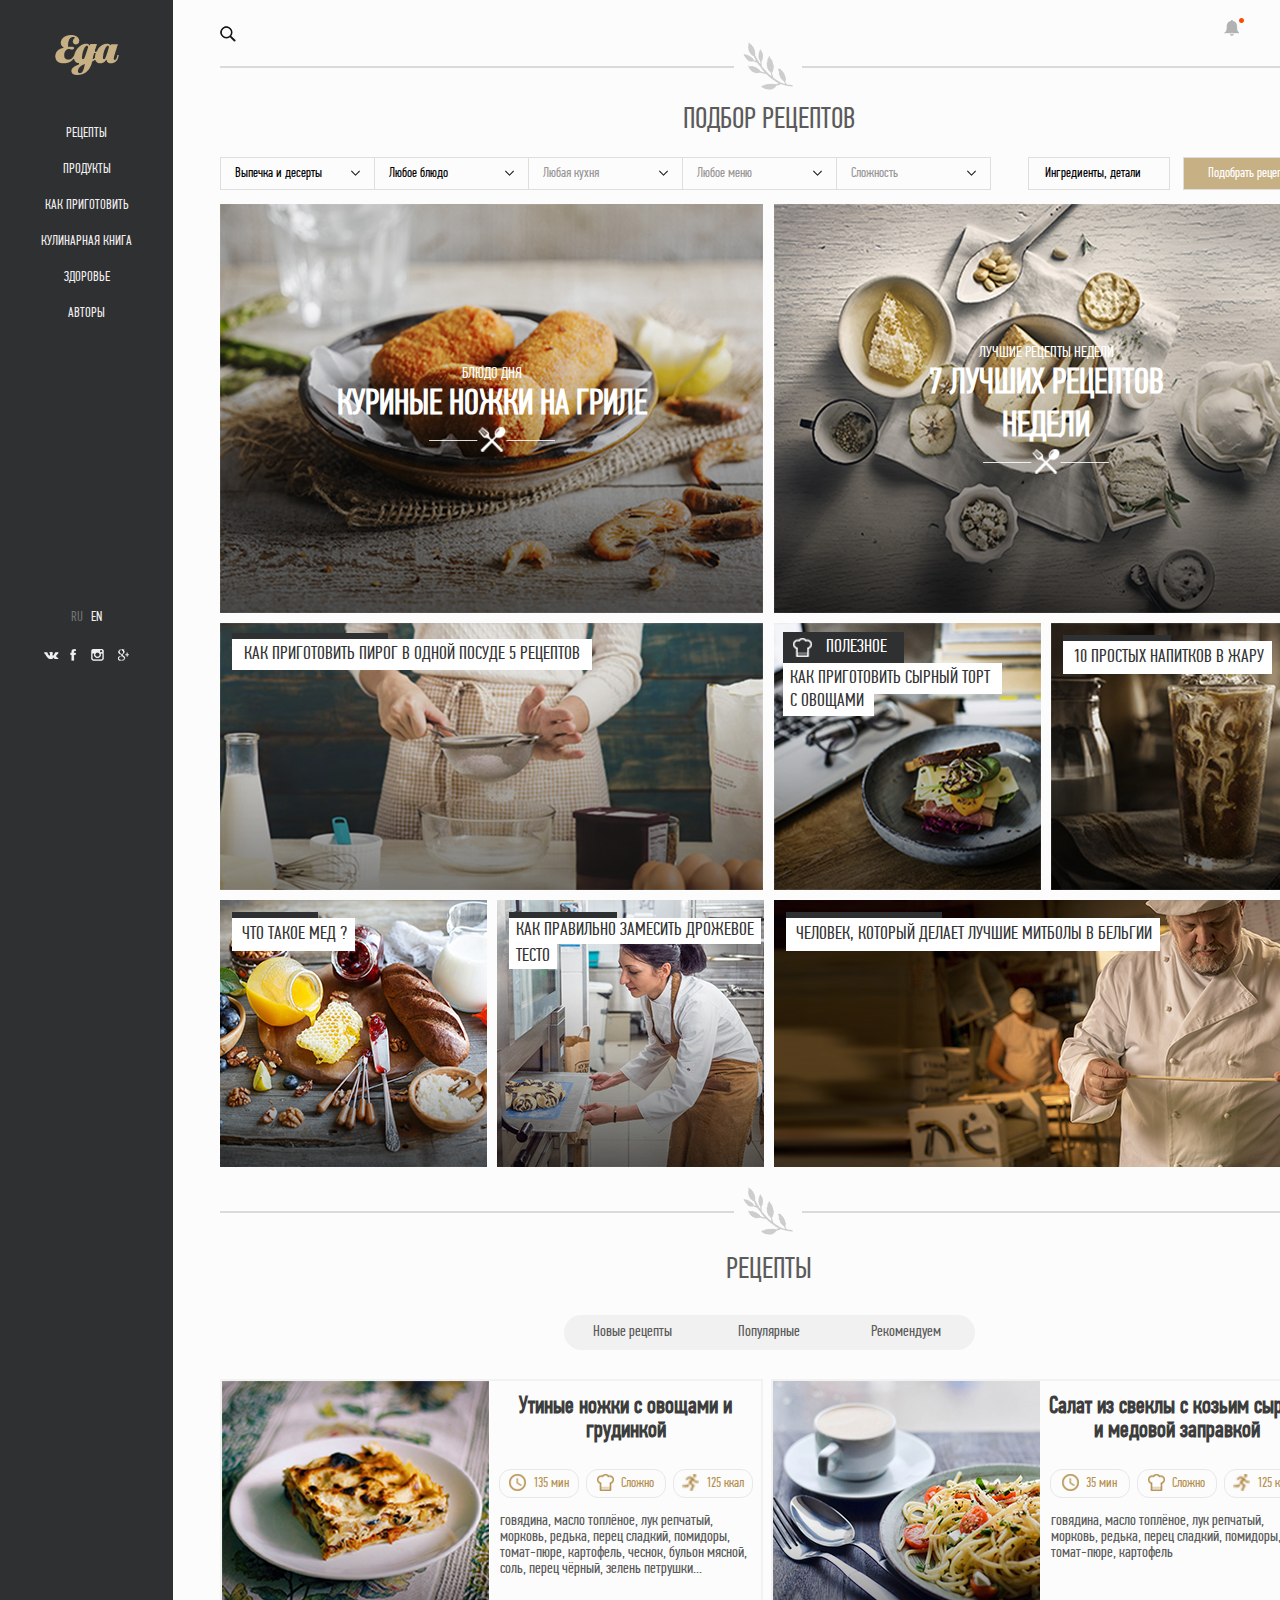
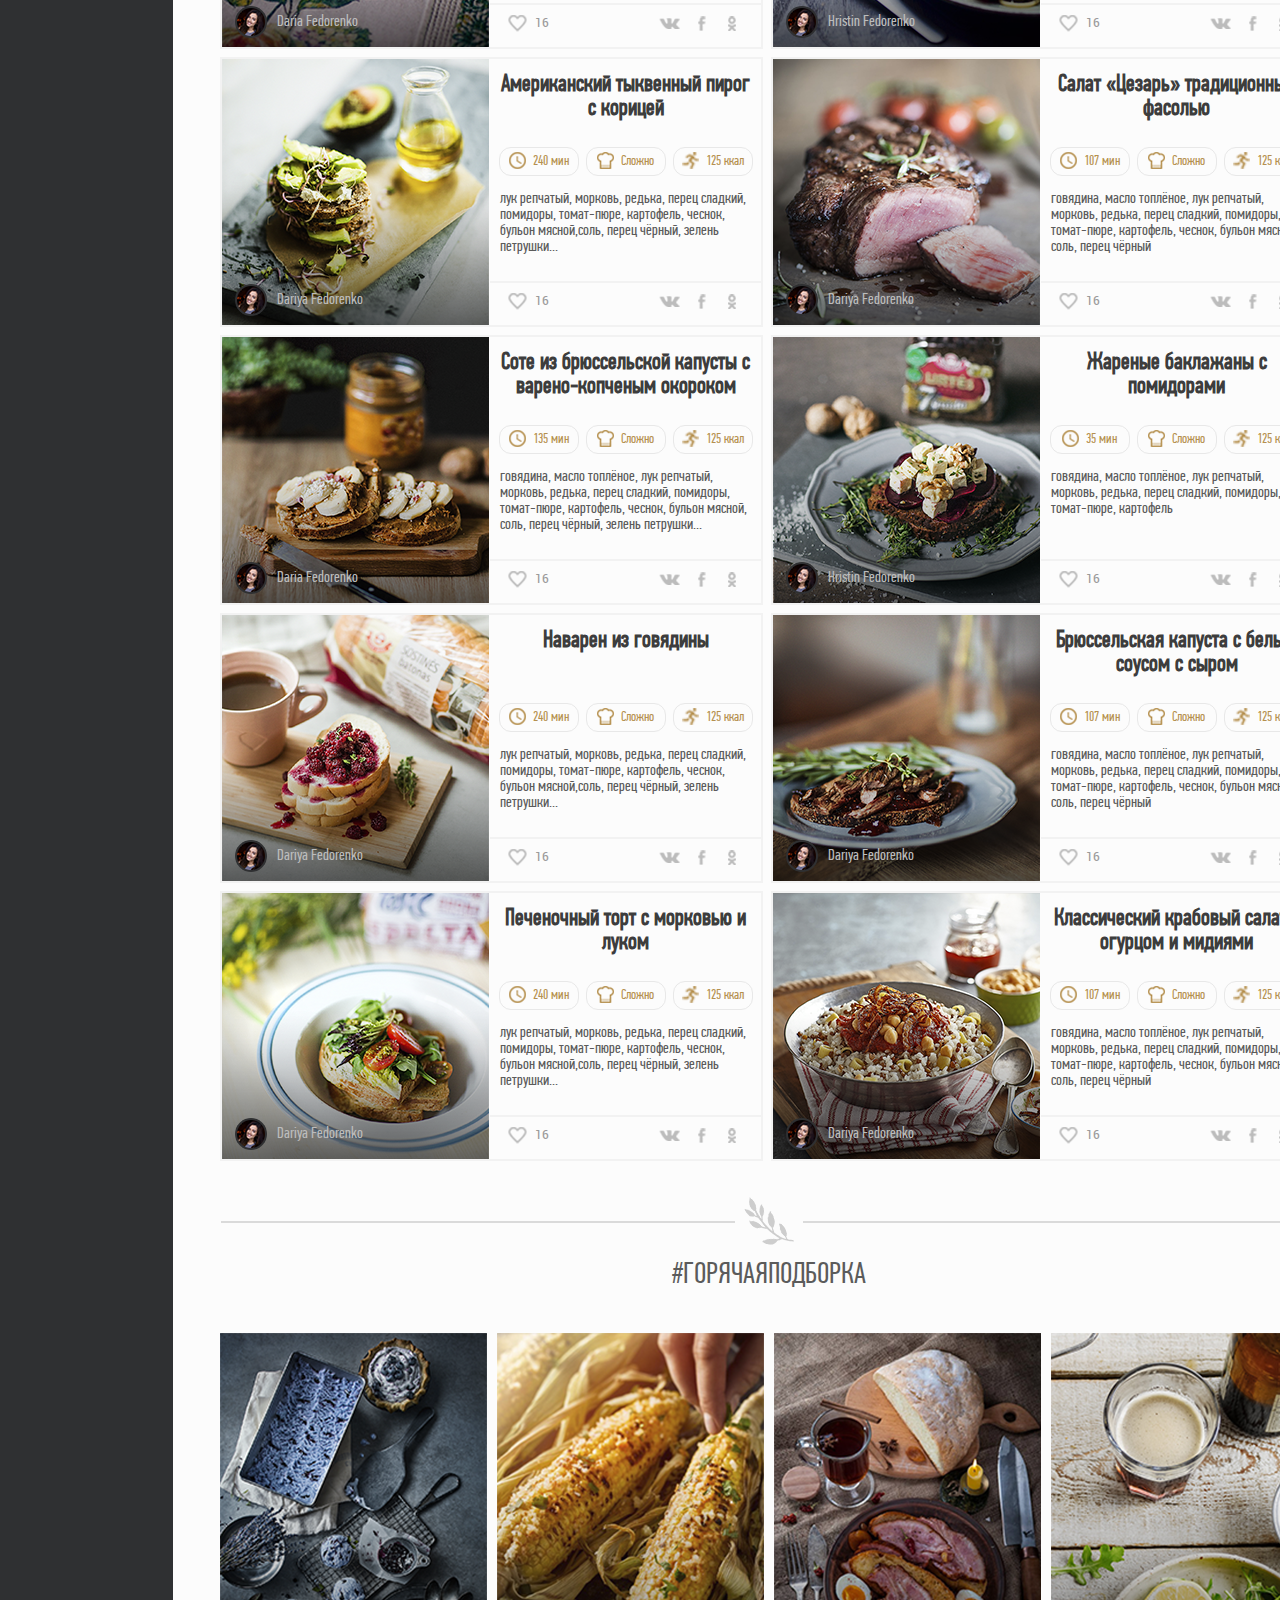
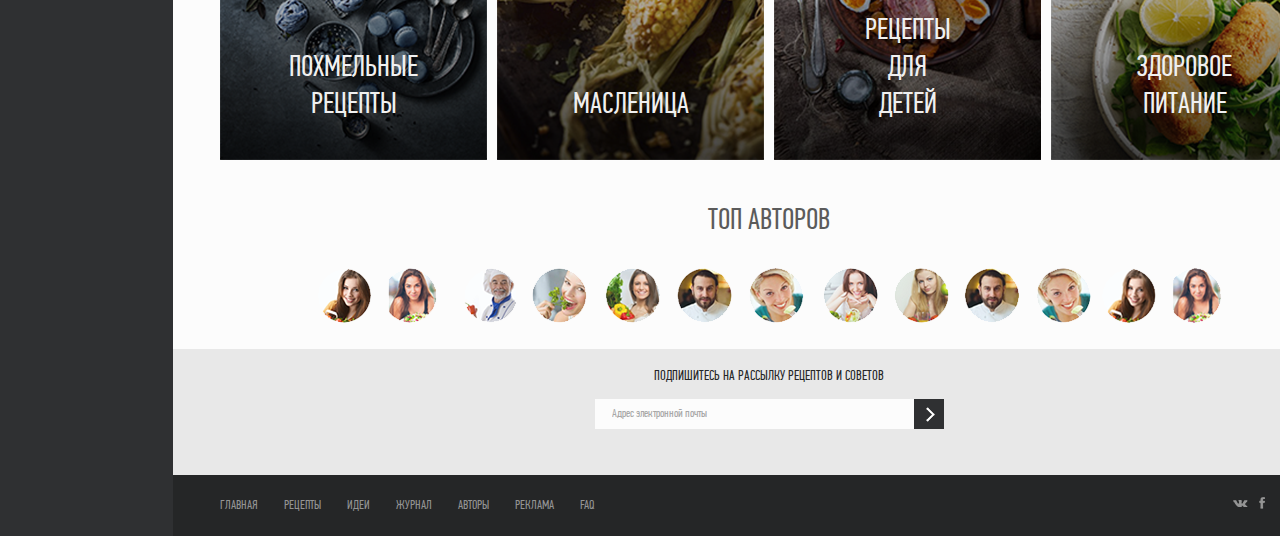
<file: index.html>
<!DOCTYPE html>
<html lang="ru">
    <head>
        <title>EDA Home Page</title>
        <meta name="viewport" content="width=device-width, initial-scale=1.0">
        <meta charset="utf-8">
        <meta name="description" content="EDA Page">
        <link rel="stylesheet" type="text/css" href="styles.css">
    </head>
    <body>
        <div class="artboard">
            <nav class="Menu">
                <img src="images/PNG/Слой_2.png" alt="Name">
                <ul><li>РЕЦЕПТЫ</li><li>ПРОДУКТЫ</li><li>КАК ПРИГОТОВИТЬ</li><li>КУЛИНАРНАЯ КНИГА</li><li>ЗДОРОВЬЕ</li><li>АВТОРЫ</li></ul>
                <div>
                    <input type="radio" id="ru" name="lang" value="ru" checked>
                    <label for="ru">RU</label>
                    <input type="radio" id="en" name="lang" value="en">
                    <label for="en">EN</label>
                </div>
                <img src="images/PNG/socialNets.png" usemap="#socNets" alt="Social Icons">
                <map name="socNets"><area shape="rect" coords="0,0,15,12" href="#" alt="VK"><area shape="rect" coords="25,0,33,14" href="#" alt="Facebook"><area shape="rect" coords="46,0,59,12" href="#" alt="Instagram"><area shape="rect" coords="73,0,84,12" href="#" alt="Google+"></map>
            </nav>
            <div>
                <header>
                    <img src="images/PNG/search.png" alt="Social Icons">
                    <div><img src="images/PNG/bell.png" alt="Bell Icon"><img src="images/PNG/userPROFILE.png" alt="User Icon"></div>
                </header>
                <div class="News">
                    <section>
                        <img src="images/PNG/bough.png" alt="Delimiter">
                        <h1>ПОДБОР РЕЦЕПТОВ</h1>
                        <form action="#">
                            <ul class="opts">
                                <li>Выпечка и десерты<label for="arrow0"><span></span></label>
                                    <input id="arrow0" type="checkbox">
                                    <ul class="mlist">
                                        <li>Соусы и заправки</li>
                                        <li>Фрукты и овощи</li>
                                        <li>Мясо и закуски</li>
                                    </ul>
                                </li><li>Любое блюдо<label for="arrow1"><span></span></label>
                                    <input id="arrow1" type="checkbox">
                                    <ul class="mlist">
                                        <li>Соусы и заправки</li>
                                        <li>Фрукты и овощи</li>
                                        <li>Мясо и закуски</li>
                                    </ul>
                                </li><li>Любая кухня<label for="arrow2"><span></span></label>
                                    <input id="arrow2" type="checkbox">
                                    <ul class="mlist">
                                        <li>Соусы и заправки</li>
                                        <li>Фрукты и овощи</li>
                                        <li>Мясо и закуски</li>
                                    </ul>
                                </li><li>Любое меню<label for="arrow3"><span></span></label>
                                    <input id="arrow3" type="checkbox">
                                    <ul class="mlist">
                                        <li>Соусы и заправки</li>
                                        <li>Фрукты и овощи</li>
                                        <li>Мясо и закуски</li>
                                    </ul>
                                </li><li>Сложность<label for="arrow4"><span></span></label>
                                    <input id="arrow4" type="checkbox">
                                    <ul class="mlist">
                                        <li>Соусы и заправки</li>
                                        <li>Фрукты и овощи</li>
                                        <li>Мясо и закуски</li>
                                    </ul>
                                </li></ul>  
                                <ul class="optsAdd">
                                    <li>Ингредиенты, детали</li>
                                    <li><input type="submit" value="Подобрать рецепты"></li>
                                <!--</ul>-->
                            </ul>
                        </form>
                        <div class="content">
                            <div>БЛЮДО ДНЯ<b>КУРИНЫЕ НОЖКИ НА ГРИЛЕ</b><img src="images/PNG/ICONS.png" alt="Icons"></div>
                            <div>ЛУЧШИЕ РЕЦЕПТЫ НЕДЕЛИ<b>7 ЛУЧШИХ РЕЦЕПТОВ<br>НЕДЕЛИ</b><img src="images/PNG/ICONS.png" alt="Icons"></div>
                            <div><span>КАК ПРИГОТОВИТЬ ПИРОГ В ОДНОЙ ПОСУДЕ 5 РЕЦЕПТОВ</span></div>
                            <div><span>КАК ПРИГОТОВИТЬ СЫРНЫЙ ТОРТ</span><span>С ОВОЩАМИ</span></div>
                            <div><span>10 ПРОСТЫХ НАПИТКОВ В ЖАРУ</span></div>
                            <div><span>ЧТО ТАКОЕ МЕД ?</span></div>
                            <div><span>КАК ПРАВИЛЬНО ЗАМЕСИТЬ ДРОЖЕВОЕ</span><span>ТЕСТО</span></div>
                            <div><span>ЧЕЛОВЕК, КОТОРЫЙ ДЕЛАЕТ ЛУЧШИЕ МИТБОЛЫ В БЕЛЬГИИ</span></div>
                        </div>
                    </section>
                    <section>
                        <img src="images/PNG/bough.png" alt="Delimiter">
                        <h1>РЕЦЕПТЫ</h1>
                        <form action="#">
                            <ul class="opts2">
                                <li>Новые рецепты</li><li>Популярные</li><li>Рекомендуем</li>
                            </ul>
                        </form>
                        <div class="content2">
                            <div><div class="photo"><img src="images/PNG/ФОТО.png" alt="Photo"><div><img src="images/PNG/Эллипс_1.png" alt="AuthorPhoto">Daria Fedorenko</div></div>
                                <div><h2>Утиные ножки с овощами и грудинкой</h2>
                                        <ul class="specs">
                                            <li><img src="images/PNG/1488832693_access-time.png" alt="access-time">135 мин</li><li><img src="images/PNG/1488832954_food-drink-01.png" alt="food-drink">Сложно</li><li><img src="images/PNG/kaloriy_3.png" alt="kaloriy">125 ккал</li>
                                        </ul>
                                        <p>говядина, масло топлёное, лук репчатый, морковь, редька, перец сладкий, помидоры, томат-пюре, картофель, чеснок, бульон мясной, соль, перец чёрный, зелень петрушки...</p>
                                </div>
                                <div class="cardft"><div><img src="images/PNG/like.png" alt="like"><span>16</span></div><img src="images/PNG/socGroup.png" alt="socGroup"></div>
                            </div>
                            <div><div class="photo"><img src="images/PNG/ФОТО3.png" alt="Photo"><div><img src="images/PNG/Эллипс_1.png" alt="AuthorPhoto">Hristin Fedorenko</div></div>
                                <div><h2>Салат из свеклы с козьим сыром и медовой заправкой</h2>
                                        <ul class="specs">
                                            <li><img src="images/PNG/1488832693_access-time.png" alt="access-time">35 мин</li><li><img src="images/PNG/1488832954_food-drink-01.png" alt="food-drink">Сложно</li><li><img src="images/PNG/kaloriy_3.png" alt="kaloriy">125 ккал</li>
                                        </ul>
                                        <p>говядина, масло топлёное, лук репчатый, морковь, редька, перец сладкий, помидоры, томат-пюре, картофель</p>
                                </div><div class="cardft"><div><img src="images/PNG/like.png" alt="like"><span>16</span></div><img src="images/PNG/socGroup.png" alt="socGroup"></div>
                            </div>
                            <div><div class="photo"><img src="images/PNG/ФОТО12.png" alt="Photo"><div><img src="images/PNG/Эллипс_1.png" alt="AuthorPhoto">Dariya Fedorenko</div></div>
                                <div><h2>Американский тыквенный пирог с корицей</h2>
                                        <ul class="specs">
                                            <li><img src="images/PNG/1488832693_access-time.png" alt="access-time">240 мин</li><li><img src="images/PNG/1488832954_food-drink-01.png" alt="food-drink">Сложно</li><li><img src="images/PNG/kaloriy_3.png" alt="kaloriy">125 ккал</li>
                                        </ul>
                                        <p>лук репчатый, морковь, редька, перец сладкий, помидоры, томат-пюре, картофель, чеснок, бульон мясной,соль, перец чёрный, зелень петрушки...</p>
                                </div><div class="cardft"><div><img src="images/PNG/like.png" alt="like"><span>16</span></div><img src="images/PNG/socGroup.png" alt="socGroup"></div>
                            </div>
                            <div><div class="photo"><img src="images/PNG/ФОТО2.png" alt="Photo"><div><img src="images/PNG/Эллипс_1.png" alt="AuthorPhoto">Dariya Fedorenko</div></div>
                                <div><h2>Салат «Цезарь» традиционный фасолью</h2>
                                        <ul class="specs">
                                            <li><img src="images/PNG/1488832693_access-time.png" alt="access-time">107 мин</li><li><img src="images/PNG/1488832954_food-drink-01.png" alt="food-drink">Сложно</li><li><img src="images/PNG/kaloriy_3.png" alt="kaloriy">125 ккал</li>
                                        </ul>
                                        <p>говядина, масло топлёное, лук репчатый, морковь, редька, перец сладкий, помидоры, томат-пюре, картофель, чеснок, бульон мясной, соль, перец чёрный</p>
                                </div><div class="cardft"><div><img src="images/PNG/like.png" alt="like"><span>16</span></div><img src="images/PNG/socGroup.png" alt="socGroup"></div>
                            </div>
                            <div><div class="photo"><img src="images/PNG/ФОТО-1.png" alt="Photo"><div><img src="images/PNG/Эллипс_1.png" alt="AuthorPhoto">Daria Fedorenko</div></div>
                                <div><h2>Соте из брюссельской капусты с варено-копченым окороком</h2>
                                        <ul class="specs">
                                            <li><img src="images/PNG/1488832693_access-time.png" alt="access-time">135 мин</li><li><img src="images/PNG/1488832954_food-drink-01.png" alt="food-drink">Сложно</li><li><img src="images/PNG/kaloriy_3.png" alt="kaloriy">125 ккал</li>
                                        </ul>
                                        <p>говядина, масло топлёное, лук репчатый, морковь, редька, перец сладкий, помидоры, томат-пюре, картофель, чеснок, бульон мясной, соль, перец чёрный, зелень петрушки...</p>
                                </div><div class="cardft"><div><img src="images/PNG/like.png" alt="like"><span>16</span></div><img src="images/PNG/socGroup.png" alt="socGroup"></div>
                            </div>
                            <div><div class="photo"><img src="images/PNG/ФОТО1.png" alt="Photo"><div><img src="images/PNG/Эллипс_1.png" alt="AuthorPhoto">Hristin Fedorenko</div></div>
                                <div><h2>Жареные баклажаны с помидорами</h2>
                                        <ul class="specs">
                                            <li><img src="images/PNG/1488832693_access-time.png" alt="access-time">35 мин</li><li><img src="images/PNG/1488832954_food-drink-01.png" alt="food-drink">Сложно</li><li><img src="images/PNG/kaloriy_3.png" alt="kaloriy">125 ккал</li>
                                        </ul>
                                        <p>говядина, масло топлёное, лук репчатый, морковь, редька, перец сладкий, помидоры, томат-пюре, картофель</p>
                                </div><div class="cardft"><div><img src="images/PNG/like.png" alt="like"><span>16</span></div><img src="images/PNG/socGroup.png" alt="socGroup"></div>
                            </div>
                            <div><div class="photo"><img src="images/PNG/ФОТО11.png" alt="Photo"><div><img src="images/PNG/Эллипс_1.png" alt="AuthorPhoto">Dariya Fedorenko</div></div>
                                <div><h2>Наварен из говядины</h2>
                                        <ul class="specs">
                                            <li><img src="images/PNG/1488832693_access-time.png" alt="access-time">240 мин</li><li><img src="images/PNG/1488832954_food-drink-01.png" alt="food-drink">Сложно</li><li><img src="images/PNG/kaloriy_3.png" alt="kaloriy">125 ккал</li>
                                        </ul>
                                        <p>лук репчатый, морковь, редька, перец сладкий, помидоры, томат-пюре, картофель, чеснок, бульон мясной,соль, перец чёрный, зелень петрушки...</p>
                                </div><div class="cardft"><div><img src="images/PNG/like.png" alt="like"><span>16</span></div><img src="images/PNG/socGroup.png" alt="socGroup"></div>
                            </div>
                            <div><div class="photo"><img src="images/PNG/ФОТО21.png" alt="Photo"><div><img src="images/PNG/Эллипс_1.png" alt="AuthorPhoto">Dariya Fedorenko</div></div>
                                <div><h2>Брюссельская капуста с белым соусом с сыром</h2>
                                        <ul class="specs">
                                            <li><img src="images/PNG/1488832693_access-time.png" alt="access-time">107 мин</li><li><img src="images/PNG/1488832954_food-drink-01.png" alt="food-drink">Сложно</li><li><img src="images/PNG/kaloriy_3.png" alt="kaloriy">125 ккал</li>
                                        </ul>
                                        <p>говядина, масло топлёное, лук репчатый, морковь, редька, перец сладкий, помидоры, томат-пюре, картофель, чеснок, бульон мясной, соль, перец чёрный</p>
                                </div><div class="cardft"><div><img src="images/PNG/like.png" alt="like"><span>16</span></div><img src="images/PNG/socGroup.png" alt="socGroup"></div>
                            </div>
                            <div><div class="photo"><img src="images/PNG/ФОТО111.png" alt="Photo"><div><img src="images/PNG/Эллипс_1.png" alt="AuthorPhoto">Dariya Fedorenko</div></div>
                                <div><h2>Печеночный торт с морковью и луком</h2>
                                        <ul class="specs">
                                            <li><img src="images/PNG/1488832693_access-time.png" alt="access-time">240 мин</li><li><img src="images/PNG/1488832954_food-drink-01.png" alt="food-drink">Сложно</li><li><img src="images/PNG/kaloriy_3.png" alt="kaloriy">125 ккал</li>
                                        </ul>
                                        <p>лук репчатый, морковь, редька, перец сладкий, помидоры, томат-пюре, картофель, чеснок, бульон мясной,соль, перец чёрный, зелень петрушки...</p>
                                </div><div class="cardft"><div><img src="images/PNG/like.png" alt="like"><span>16</span></div><img src="images/PNG/socGroup.png" alt="socGroup"></div>
                            </div>
                            <div><div class="photo"><img src="images/PNG/ФОТО21-1.png" alt="Photo"><div><img src="images/PNG/Эллипс_1.png" alt="AuthorPhoto">Dariya Fedorenko</div></div>
                                <div><h2>Классический крабовый салат с огурцом и мидиями</h2>
                                        <ul class="specs">
                                            <li><img src="images/PNG/1488832693_access-time.png" alt="access-time">107 мин</li><li><img src="images/PNG/1488832954_food-drink-01.png" alt="food-drink">Сложно</li><li><img src="images/PNG/kaloriy_3.png" alt="kaloriy">125 ккал</li>
                                        </ul>
                                        <p>говядина, масло топлёное, лук репчатый, морковь, редька, перец сладкий, помидоры, томат-пюре, картофель, чеснок, бульон мясной, соль, перец чёрный</p>
                                </div><div class="cardft"><div><img src="images/PNG/like.png" alt="like"><span>16</span></div><img src="images/PNG/socGroup.png" alt="socGroup"></div>
                            </div>
                        </div>
                    </section>
                    <section>
                        <img src="images/PNG/bough.png" alt="Delimiter">
                        <h1>#ГОРЯЧАЯПОДБОРКА</h1>
                        <div class="content3">
                            <div>ПОХМЕЛЬНЫЕ<br>РЕЦЕПТЫ</div>
                            <div>МАСЛЕНИЦА</div>
                            <div>РЕЦЕПТЫ<br>ДЛЯ<br>ДЕТЕЙ</div>
                            <div>ЗДОРОВОЕ<br>ПИТАНИЕ</div>
                        </div>
                        <h1>ТОП АВТОРОВ</h1>
                        <img src="images/PNG/Слой_214.png" alt="Authors">
                    </section>
                </div>
                <footer>
                    <div>ПОДПИШИТЕСЬ НА РАССЫЛКУ РЕЦЕПТОВ И СОВЕТОВ
                        <form action="#">
                            <input type="text" name="email" placeholder="Адрес электронной почты"><button type="submit" class="subbutton" name="subm"><img src="images/PNG/icon-ios7-arrow-back-512.png" alt="ArrowRIcon"></button>
                        </form>
                    </div>
                    <div><ul class="pars"><li>ГЛАВНАЯ</li><li>РЕЦЕПТЫ</li><li>ИДЕИ</li><li>ЖУРНАЛ</li><li>АВТОРЫ</li><li>РЕКЛАМА</li><li>FAQ</li></ul>
                        <div>
                            <img src="images/PNG/socNetsGray.png" usemap="#socNetsG" alt="SocialNetsG Icons">
                            <map name="socNetsG"><area shape="rect" coords="0,0,15,12" href="#" alt="VK"><area shape="rect" coords="25,0,33,14" href="#" alt="Facebook"><area shape="rect" coords="46,0,59,12" href="#" alt="Instagram"><area shape="rect" coords="73,0,84,12" href="#" alt="Google+"></map>
                        </div>
                    </div>    
                </footer>
            </div>
        </div>
    </body>
</html>
</file>
<file: styles.css>
@font-face {
font-family: 'PFDinTextCompPro';
src: url('fonts/pfdintextcomppro-regular.woff2') format('woff2');
}
@font-face {
font-family: 'RobotoCondensed';
src: url('fonts/Roboto-Condensed-Regular.woff2') format('woff2');
}

*,*:before,*:after {  
box-sizing: border-box;
}
body {
width: 1366px;
margin: 0px auto;
font-family: "PFDinTextCompPro";
}
.artboard {
background-color: rgb(252, 252, 252);
display: inline-flex;
}
.Menu {
width: 173px;
background-color: rgb(47, 48, 50);
font-size: 14px;
color: rgb(239, 239, 239);
text-align: center;
align-self: stretch;
}
.Menu img:first-of-type {
margin-top: 35px;
width: 64px;
height: 40px;
}
.Menu ul {
padding: 0px;
margin: 35px 0px 277px 0px;
}
.Menu li {
line-height: 2.571;
list-style: none;
height: 36px;
position: relative;
}
.Menu li:hover {
cursor: pointer;
color: rgb(255, 255, 255);
background-color: rgb(37, 38, 40);
}
.Menu li:hover::before {
content: "";
position: absolute;
left: 0px;
top: 0px;
bottom: 0px;
width: 4px;
background-color: rgb(217, 190, 143);
}
.Menu div {
margin-bottom: 22px;
}
.Menu input[type=radio] {
display: none;
}
.Menu input[type=radio]:checked + label {
color: rgb(115, 115, 115);
}
.Menu label {
cursor: pointer;
}
.Menu label:first-of-type {
margin-right: 5px;
}
header {
height: 42px;
display: flex;
justify-content: space-between;
align-items: flex-end;
flex-wrap: nowrap;
margin: 0px 47px;
}
header div {
margin-right: 26px;
}
header div>img:first-of-type {
margin-right: 37px;
}
.News {
margin: 0px 47px;
display: inline-block;
}
.News>img {
width: 1096px;
height: 47px;
}
section:nth-of-type(1) {
margin-bottom: 20px;
}
section:nth-of-type(2) {
margin-bottom: 36px;
}
section h1 {
font-size: 30px;
color: rgb(91, 91, 91);
margin: 10px 0px;
text-align: center;
font-weight: 500;
line-height: 1.0;
}
section:nth-of-type(2) h1 {
margin: 15px 0px 18px 0px;
}
section:nth-of-type(3) h1:first-of-type {
margin: 10px 0px 42px 0px;
}
section:nth-of-type(3) h1:last-of-type {
margin: 47px 0px 30px 0px;
}
section ul {
padding: 0px;
margin: 11px 0px;
}
section:nth-child(1) ul li {
height: 33px;
font-size: 14px;
border: 1px solid rgb(222, 222, 222);
}
.opts {
display: inline-block;
}
.opts>li {
list-style: none;
padding: 0px 14px;
display: inline-flex;
justify-content: space-between;
width: 154px;
align-items: center;
}
.opts>li:nth-of-type(n+3) {
color: rgb(151, 151, 151);
}
.opts label>span {
vertical-align: text-bottom;
}
.opts label>span:after {
content: url("images/PNG/down-arrow-2.png");
}
.opts label, .mlist {
cursor: pointer;
}
.opts>li:not(:last-of-type) { 
border-right: 0px;
}
.opts>li:last-of-type {
width: 155px;
}
.opts>li>input{
display: none;
}
.opts>li>input:checked ~ ul {
display: block;
}
.mlist {
box-shadow: 0 0 5px rgb(0 0 0 / 15%);
background-color: rgb(252, 252, 252);
position: absolute;
padding: 0px;
width: 155px;
margin: 31px 0px 0px -16px;
display: none;
align-self: flex-start;
}
.mlist li {
list-style: none;
margin: 0px;
padding: 0px 15px;
line-height: 33px;
border: 1px solid rgb(222, 222, 222);
border-top: 0px;
}
.mlist li:not(:last-of-type) {
border-bottom: 0px;
}
.optsAdd {
float: right;
vertical-align: middle;
}
.optsAdd li {
display: inline-block;
list-style: none;
text-align: center;
vertical-align: middle;
}
.optsAdd li:first-of-type {
margin-right: 10px;
padding-right: 12px;
width: 142px;
line-height: 31px;
cursor: pointer;
}
.optsAdd li>input {
font: inherit;
border: 0px;
color: rgb(255, 255, 255);
background-color: rgb(199, 176, 132);
width: 133px;
cursor: pointer;
height: 100%;
}
.optsAdd li>input:hover {
mix-blend-mode: luminosity;
}
.content {
margin-top: 3px;
font-size: 19px;
display: grid;
gap: 10px;
grid-template-areas: "c1 c1 c2 c2"
 "c3 c3 c4 c5"
 "c6 c7 c8 c8";
grid-template-rows: 409px repeat(2, 267px);
grid-template-columns: repeat(4, 267px);
object-fit: cover;
}
.content>div {
background-repeat: no-repeat;
color: rgb(51, 51, 51);
display: inline-flex;
align-items: flex-start;
justify-content: left;
flex-direction: column;
}
.content>div b {
font-size: 36px;
}
.content>div span {
background-color: rgb(255, 255, 255);
}
.content>div:nth-child(-n+2){
font-size: 16px;
color: rgb(255, 255, 255);
text-align: center;
justify-content: center;
align-items: center;
}
.content>div:nth-child(1) {
grid-area: c1;
background-image: url("images/PNG/Прямоугольник_11.png");
}
.content>div:nth-child(2) {
grid-area: c2;
background-image: url("images/PNG/Прямоугольник_1.png");
}
.content>div:nth-child(3) {
grid-area: c3;
background-image: url("images/PNG/2_копия_5.png");
padding: 10px 0px 0px 12px;
}
.content>div:nth-child(3)>span {
padding: 4px 12px;
}
.content>div:nth-child(3)::before {
background-color: rgb(47, 48, 50);
width: 156px;
height: 6px;
content: "";
}
.content>div:nth-child(4) {
grid-area: c4;
background-image: url("images/PNG/ФОТО_копия.png");
padding: 9px 0px 0px 9px;
}
.content>div:nth-child(4)::before {
background-color: rgb(47, 48, 50);
color: rgb(255, 255, 255);
width: 121px;
line-height: 31px;
content: "\00a0\00a0\00a0ПОЛЕЗНОЕ";
padding-right: 17px;
text-align: right;
}
.content>div:nth-child(4)>span:first-of-type::before {
content: url('images/PNG/1489097762_food-drink-01.png');
margin: -33px 0px 0px 3px;
position: absolute;
}
.content>div:nth-child(4)>span {
padding: 8px 12px 8px 7px;
line-height: 0.8;
}
.content>div:nth-child(4)>span:last-of-type {
padding: 0px 10px 7px 7px;
}
.content>div:nth-child(5) {
grid-area: c5;
background-image: url("images/PNG/ФОТО_копия_2.png");
padding: 12px 0px 0px 12px;
}
.content>div:nth-child(5)>span {
padding: 7px 8px 7px 10px;
line-height: 1.0;
}
.content>div:nth-child(5)::before {
background-color: rgb(47, 48, 50);
width: 108px;
height: 6px;
content: "";
}
.content>div:nth-child(6) {
grid-area: c6;
background-image: url("images/PNG/ФОТО_копия1.png");
padding: 12px 0px 0px 12px;
}
.content>div:nth-child(6)>span {
padding: 7px 8px 7px 10px;
line-height: 1.0;
}
.content>div:nth-child(6)::before {
background-color: rgb(47, 48, 50);
width: 86px;
height: 6px;
content: "";
}
.content>div:nth-child(7) {
grid-area: c7;
background-image: url("images/PNG/ФОТО_копия_2-1.png");
padding: 12px 0px 0px 12px;
}
.content>div:nth-child(7)>span {
padding: 8px 7px;
line-height: 0.5;
}
.content>div:nth-child(7)::before {
background-color: rgb(47, 48, 50);
width: 108px;
height: 6px;
content: "";
}
.content>div:nth-child(8) {
grid-area: c8;
background-image: url("images/PNG/2_копия_511.png");
padding: 12px 0px 0px 12px;
}
.content>div:nth-child(8)>span {
padding: 7px 8px 7px 10px;
line-height: 1.0;
}
.content>div:nth-child(8)::before {
background-color: rgb(47, 48, 50);
width: 156px;
height: 6px;
content: "";
}
section:nth-child(2)>form {
text-align: center;
}
.opts2 {
font-size: 16px;
border-radius: 30px;
display: inline-block;
background-color: rgb(241, 241, 241);
height: 35px;
margin: 11px 0px 29px 0px;
}
.opts2>li {
list-style: none;
color: rgb(91, 91, 91);
width: 137px;
line-height: 35px;
display: inline-block;
text-align: center;
}
.opts2>li:hover {
color: rgb(241, 241, 241);
background-color: rgb(47, 48, 50);
cursor: pointer;
border-radius: 30px;
}
.content2 {
display: grid;
gap: 8px;
grid-template-rows: repeat(5, 270px);
grid-template-columns: repeat(2, 543px);
object-fit: cover;
}
.content2>div:not(.photo) {
border: 2px solid rgb(242, 242, 242);
font-size: 16px;
text-align: center;
}
.photo {
height: 100%;
width: 268px;
float: left;
position: relative;
overflow: hidden;
text-align: left;
}
.photo div {
position: absolute;
left: 13px;
bottom: 9px;
color: rgb(188, 188, 188);
}
.photo div>img {
margin-right: 10px;
vertical-align: middle;
}
.content2 h2 {
margin: 14px 0px 0px 0px;
color: rgb(61, 61, 61);
line-height: 1.0;
overflow: hidden;
padding: 0px 6px;
height: 74px;
}
.content2 p {
padding: 15px 10px 0px 10px;
text-align: left;
margin: 0px;
line-height: 1.0;
color: rgb(91, 91, 91);
overflow: hidden;
height: 105px;
}
.cardft {
border-top: 2px solid rgb(242, 242, 242);
height: 38px;
display: flex;
justify-content: space-between;
align-items: center;
flex-wrap: nowrap;
}
.cardft>div img {
width: 19px;
height: 17px;
vertical-align: middle;
margin: 0px 8px 0px 18px;
}
.cardft img+span {
font-size: 13px;
font-family: "RobotoCondensed";
color: rgb(155, 155, 155);
}
.cardft>img {
width: 77px;
height: 15px;
margin-right: 25px;
}
.specs {
font-size: 14px;
margin: 0px;
}
.specs>li {
list-style: none;
display: inline-block;
border: 1px solid rgb(232, 232, 232);
width: 80px;
line-height: 27px;
border-radius: 12px;
color: rgb(181, 144, 78);
}
.specs li:not(:last-of-type) {
margin-right: 7px;
}
.specs>li>img{
margin-right: 7px;
vertical-align: text-bottom;
width: 17px;
height: 17px;
}
.content3 {
display: grid;
gap: 10px;
grid-template-rows: 427px;
grid-template-columns: repeat(4, 267px);
object-fit: cover;
font-size: 30px;
}
.content3>div {
display: inline-flex;
justify-content: center;
align-items: flex-end;
color: rgb(240, 240, 240);
padding-bottom: 36px;
background-repeat: no-repeat;
}
.content3>div:nth-child(1) {
background-image: url("images/PNG/4_копия_14.png");
}
.content3>div:nth-child(2) {
background-image: url("images/PNG/4_копия_17.png");
}
.content3>div:nth-child(3) {
background-image: url("images/PNG/4_копия_16.png");
}
.content3>div:nth-child(4) {
background-image: url("images/PNG/4_копия_15.png");
}
section:nth-of-type(3) {
text-align: center;
}
.content3>img {
width: 905px;
height: 58px;
display: block;
margin: 0px auto;
}
footer {
background-color: rgb(232, 232, 232);
text-align: center;
margin-top: 18px;
}
footer>div:first-of-type {
font-size: 14px;
color: rgb(37, 38, 39);
padding-top: 19px;
height: 126px;
}
footer input {
font-family: inherit;
font-size: 12px;
color: rgb(167, 167, 167);
border: none;
background-color: rgb(252, 252, 252);
padding-left: 17px;
outline: none;
margin-top: 13px;
width: 319px;
height: 30px;
vertical-align: bottom;
}
footer ::placeholder {
color: rgb(167, 167, 167);
opacity: 1.0;
}
.subbutton {
background-color: rgb(47, 48, 50);
width: 30px;
height: 30px;
border: none;
cursor: pointer;
text-align: center;
padding-right: 3px;
}
.subbutton img {
vertical-align: middle;
}
footer>div:last-of-type {
background-color: rgb(37, 38, 39);
height: 61px;
display: flex;
justify-content: space-between;
align-items: center;
flex-wrap: nowrap;
padding: 0px 47px;
}
.pars {
font-size: 13px;
color: rgb(148, 148, 148);
padding: 0px;
}
.pars li {
list-style: none;
cursor: pointer;
margin-right: 26px;
display: inline-block;
}
</file>
